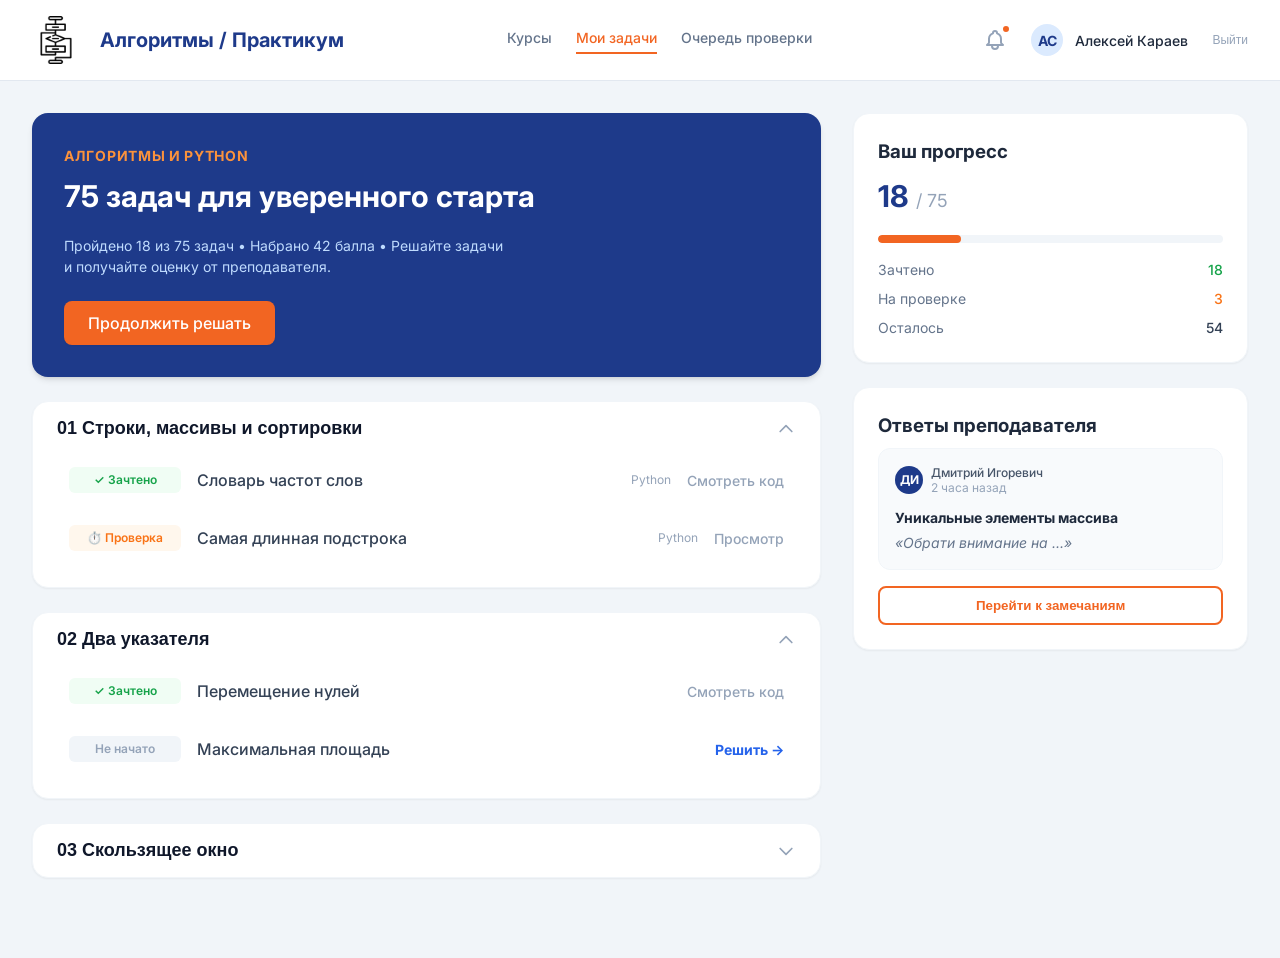
<file: frontend/html/index.html>
<!DOCTYPE html>
<html lang="ru">
<head>
    <meta charset="UTF-8">
    <meta name="viewport" content="width=device-width, initial-scale=1.0">
    <title>УрФУ / Практикум</title>
    <link rel="preconnect" href="https://fonts.googleapis.com">
    <link rel="preconnect" href="https://fonts.gstatic.com" crossorigin>
    <link href="https://fonts.googleapis.com/css2?family=Inter:wght@400;500;600;700&display=swap" rel="stylesheet">
    <link rel="stylesheet" href="../css/common.css">
    <link rel="stylesheet" href="../css/index.css">
</head>
<body class="dashboard-page">

    <!-- ШАПКА -->
    <header class="topbar">
        <div class="topbar-brand">
            <img src="../static/img/869395.png" alt="Логотип УрФУ" class="topbar-logo">
            <div class="topbar-title">Алгоритмы / Практикум</div>
        </div>

        <nav class="topbar-nav">
            <a href="#" class="nav-link">Курсы</a>
            <a href="index.html" class="nav-link active">Мои задачи</a>
            <a href="#" class="nav-link">Очередь проверки</a>
        </nav>

        <div class="topbar-actions">
            <button class="icon-btn" aria-label="Уведомления">
                <svg fill="none" stroke="currentColor" viewBox="0 0 24 24">
                    <path stroke-linecap="round" stroke-linejoin="round" stroke-width="2" d="M15 17h5l-1.405-1.405A2.032 2.032 0 0118 14.158V11a6.002 6.002 0 00-4-5.659V5a2 2 0 10-4 0v.341C7.67 6.165 6 8.388 6 11v3.159c0 .538-.214 1.055-.595 1.436L4 17h5m6 0v1a3 3 0 11-6 0v-1m6 0H9"></path>
                </svg>
                <span class="notification-dot"></span>
            </button>

            <div class="user-profile">
                <div class="user-avatar">АС</div>
                <div class="user-name">Алексей Караев</div>
            </div>

            <button id="logout-btn" class="btn-logout">Выйти</button>
        </div>
    </header>

    <!-- ОСНОВНОЙ КОНТЕНТ -->
    <main class="dashboard-main">
        <!-- Левая колонка: Задачи -->
        <div class="dashboard-col-main">
            <!-- Баннер курса -->
            <section class="course-banner">
                <div class="course-tag">АЛГОРИТМЫ И PYTHON</div>
                <h1 class="course-title">75 задач для уверенного старта</h1>
                <p class="course-desc">
                    Пройдено 18 из 75 задач • Набрано 42 балла • Решайте задачи и получайте оценку от преподавателя.
                </p>
                <a href="task.html" class="btn-banner">Продолжить решать</a>
            </section>

            <!-- Раздел 01 -->
            <section class="card">
                <button class="accordion-btn" type="button">
                    <h2 class="accordion-title">01 Строки, массивы и сортировки</h2>
                    <svg class="icon-rotate rotate-180" fill="none" stroke="currentColor" viewBox="0 0 24 24">
                        <path stroke-linecap="round" stroke-linejoin="round" stroke-width="2" d="M19 9l-7 7-7-7"></path>
                    </svg>
                </button>
                <div id="problems-container" class="accordion-content">
                    <div class="task-row">
                        <div class="task-row-left">
                            <span class="status-badge status-accepted">✓ Зачтено</span>
                            <span class="task-row-title">Словарь частот слов</span>
                        </div>
                        <div class="task-row-actions">
                            <span class="task-difficulty">Python</span>
                            <a href="task.html" class="link-muted">Смотреть код</a>
                        </div>
                    </div>
                    <div class="task-row">
                        <div class="task-row-left">
                            <span class="status-badge status-pending">⏱️ Проверка</span>
                            <span class="task-row-title">Самая длинная подстрока</span>
                        </div>
                        <div class="task-row-actions">
                            <span class="task-difficulty">Python</span>
                            <a href="task.html" class="link-muted">Просмотр</a>
                        </div>
                    </div>
                </div>
            </section>

            <!-- Раздел 02 -->
            <section class="card">
                <button class="accordion-btn" type="button">
                    <h2 class="accordion-title">02 Два указателя</h2>
                    <svg class="icon-rotate rotate-180" fill="none" stroke="currentColor" viewBox="0 0 24 24">
                        <path stroke-linecap="round" stroke-linejoin="round" stroke-width="2" d="M19 9l-7 7-7-7"></path>
                    </svg>
                </button>
                <div class="accordion-content">
                    <div class="task-row">
                        <div class="task-row-left">
                            <span class="status-badge status-accepted">✓ Зачтено</span>
                            <span class="task-row-title">Перемещение нулей</span>
                        </div>
                        <div class="task-row-actions">
                            <a href="task.html" class="link-muted">Смотреть код</a>
                        </div>
                    </div>
                    <div class="task-row">
                        <div class="task-row-left">
                            <span class="status-badge status-default">Не начато</span>
                            <span class="task-row-title">Максимальная площадь</span>
                        </div>
                        <div class="task-row-actions">
                            <a href="task.html" class="link-solve">Решить →</a>
                        </div>
                    </div>
                </div>
            </section>

            <!-- Раздел 03 -->
            <section class="card">
                <button class="accordion-btn" type="button">
                    <h2 class="accordion-title">03 Скользящее окно</h2>
                    <svg class="icon-rotate" fill="none" stroke="currentColor" viewBox="0 0 24 24">
                        <path stroke-linecap="round" stroke-linejoin="round" stroke-width="2" d="M19 9l-7 7-7-7"></path>
                    </svg>
                </button>
                <div class="accordion-content hidden">
                    <div class="task-row">
                        <div class="task-row-left">
                            <span class="status-badge status-default">Не начато</span>
                            <span class="task-row-title">Максимальное среднее</span>
                        </div>
                        <div class="task-row-actions">
                            <a href="task.html" class="link-solve">Решить →</a>
                        </div>
                    </div>
                </div>
            </section>
        </div>

        <!-- Правая колонка: Виджеты -->
        <aside class="dashboard-col-side">
            <!-- Прогресс -->
            <section class="card card-padded">
                <h3 class="widget-title">Ваш прогресс</h3>
                <div class="progress-counter">18 <span class="progress-total">/ 75</span></div>
                <div class="progress-bar-track">
                    <div class="progress-bar-fill" style="width: 24%;"></div>
                </div>
                <div class="stats-list">
                    <div class="stat-item">
                        <span class="stat-label">Зачтено</span>
                        <span class="stat-val-ok">18</span>
                    </div>
                    <div class="stat-item">
                        <span class="stat-label">На проверке</span>
                        <span class="stat-val-warn">3</span>
                    </div>
                    <div class="stat-item">
                        <span class="stat-label">Осталось</span>
                        <span class="stat-val-neutral">54</span>
                    </div>
                </div>
            </section>

            <!-- Обратная связь -->
            <section class="card card-padded">
                <h3 class="widget-title">Ответы преподавателя</h3>
                <div class="feedback-box">
                    <div class="teacher-info">
                        <div class="teacher-avatar">ДИ</div>
                        <div class="teacher-meta">
                            Дмитрий Игоревич<br>
                            <span class="teacher-time">2 часа назад</span>
                        </div>
                    </div>
                    <p class="feedback-task">Уникальные элементы массива</p>
                    <p class="feedback-text">«Обрати внимание на ...»</p>
                </div>
                <button type="button" class="btn-outline-orange">Перейти к замечаниям</button>
            </section>
        </aside>
    </main>

    <script src="../js/index.js"></script>
</body>
</html>
</file>
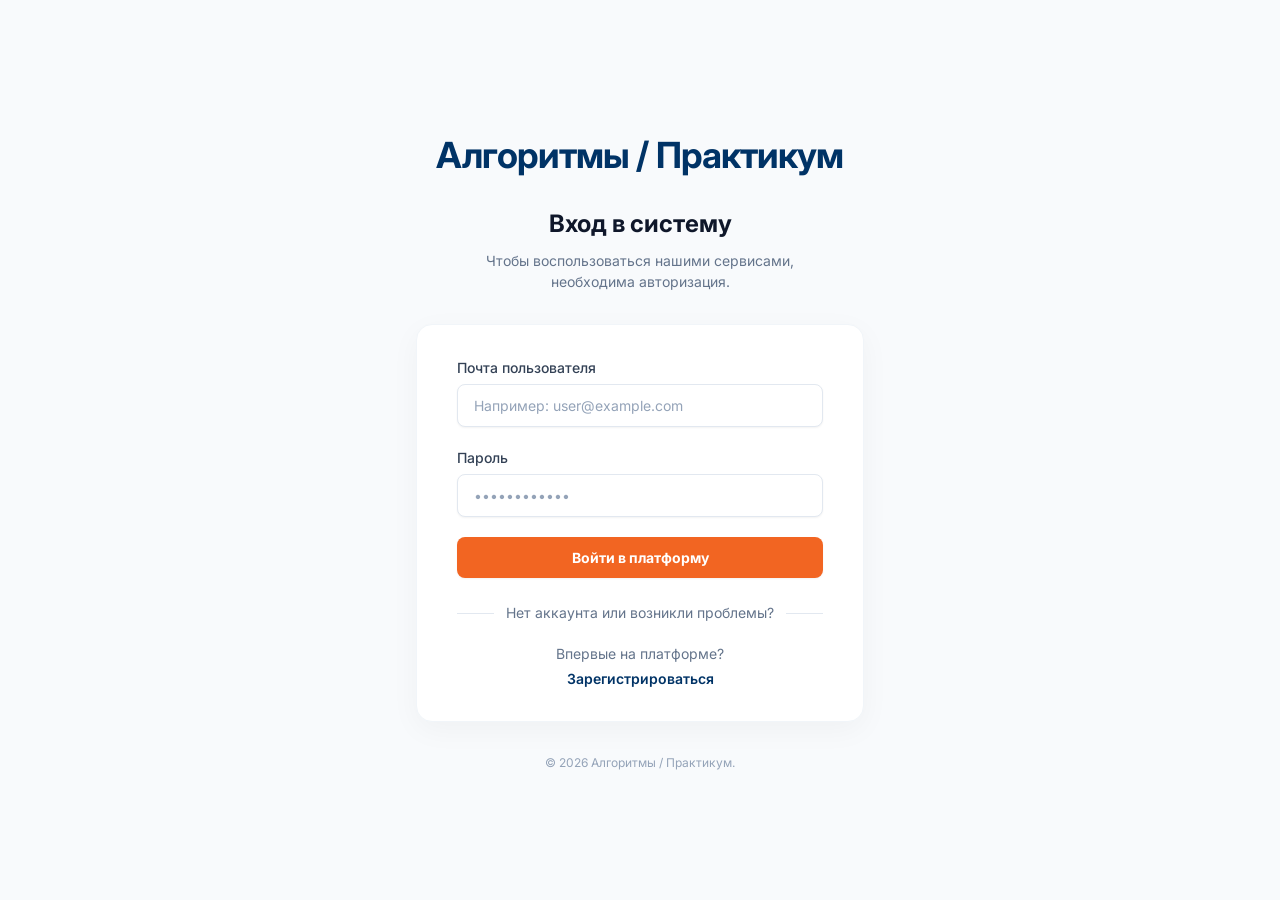
<file: frontend/html/login.html>
<!DOCTYPE html>
<html lang="ru">
<head>
    <meta charset="UTF-8">
    <meta name="viewport" content="width=device-width, initial-scale=1.0">
    <title>Вход в систему | УрФУ</title>
    <link rel="preconnect" href="https://fonts.googleapis.com">
    <link rel="preconnect" href="https://fonts.gstatic.com" crossorigin>
    <link href="https://fonts.googleapis.com/css2?family=Inter:wght@400;500;600;700&display=swap" rel="stylesheet">
    <link rel="stylesheet" href="../css/common.css">
    <link rel="stylesheet" href="../css/login.css">
</head>
<body class="auth-page">

    <div class="auth-wrapper">
        <header class="auth-header">
            <div class="auth-logo">Алгоритмы / Практикум</div>
            <h1 class="auth-title">Вход в систему</h1>
            <p class="auth-subtitle">
                Чтобы воспользоваться нашими сервисами, необходима авторизация.
            </p>
        </header>

        <main class="auth-card">
            <form id="login-form" class="auth-form">
                <div class="form-group">
                    <label for="email" class="form-label">Почта пользователя</label>
                    <input
                        id="email"
                        name="email"
                        type="email"
                        class="form-input"
                        required
                        placeholder="Например: user@example.com"
                    >
                </div>

                <div class="form-group">
                    <label for="password" class="form-label">Пароль</label>
                    <input
                        id="password"
                        name="password"
                        type="password"
                        class="form-input"
                        required
                        placeholder="••••••••••••"
                    >
                </div>

                <p id="error-msg" class="form-error hidden"></p>

                <button type="submit" class="btn-submit">Войти в платформу</button>
            </form>

            <div class="auth-divider-block">
                <div class="auth-divider">
                    <span>Нет аккаунта или возникли проблемы?</span>
                </div>

                <div class="auth-help">
                    <p>Впервые на платформе?</p>
                    <a href="reg.html" class="auth-link">Зарегистрироваться</a>
                </div>
            </div>
        </main>

        <footer class="page-footer">
            &copy; 2026 Алгоритмы / Практикум.
        </footer>
    </div>

    <script src="../js/login.js"></script>
</body>
</html>
</file>
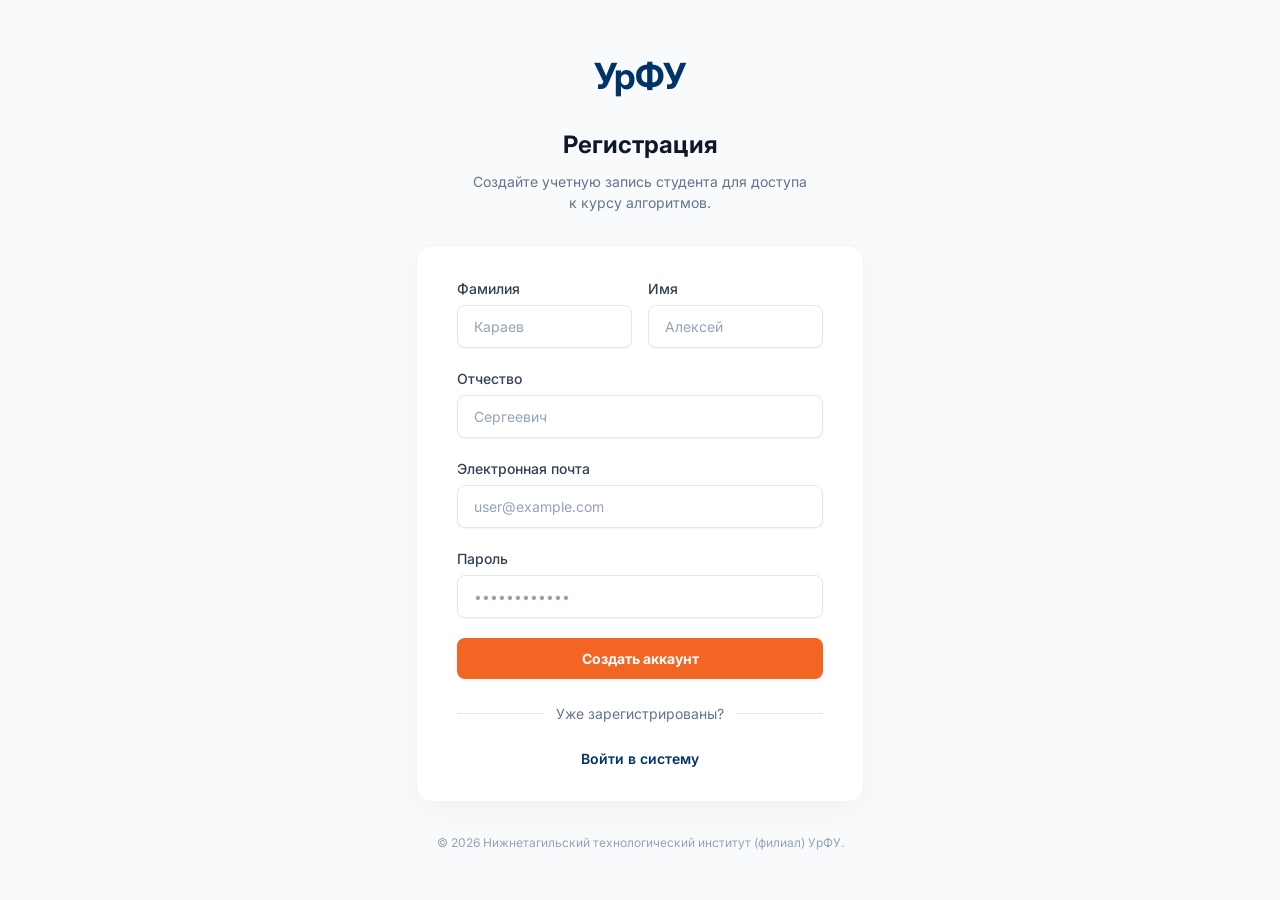
<file: frontend/html/reg.html>
<!DOCTYPE html>
<html lang="ru">
<head>
    <meta charset="UTF-8">
    <meta name="viewport" content="width=device-width, initial-scale=1.0">
    <title>Регистрация | УрФУ</title>
    <link rel="preconnect" href="https://fonts.googleapis.com">
    <link rel="preconnect" href="https://fonts.gstatic.com" crossorigin>
    <link href="https://fonts.googleapis.com/css2?family=Inter:wght@400;500;600;700&display=swap" rel="stylesheet">
    <link rel="stylesheet" href="../css/common.css">
    <link rel="stylesheet" href="../css/login.css">
</head>
<body class="auth-page">

    <div class="auth-wrapper">
        <header class="auth-header">
            <div class="auth-logo">УрФУ</div>
            <h1 class="auth-title">Регистрация</h1>
            <p class="auth-subtitle">
                Создайте учетную запись студента для доступа к курсу алгоритмов.
            </p>
        </header>

        <main class="auth-card">
            <form id="reg-form" class="auth-form">
                <div class="form-row">
                    <div class="form-group">
                        <label for="last-name" class="form-label">Фамилия</label>
                        <input id="last-name" name="last_name" type="text" class="form-input" required placeholder="Караев">
                    </div>

                    <div class="form-group">
                        <label for="first-name" class="form-label">Имя</label>
                        <input id="first-name" name="first_name" type="text" class="form-input" required placeholder="Алексей">
                    </div>
                </div>

                <div class="form-group">
                    <label for="middle-name" class="form-label">Отчество</label>
                    <input id="middle-name" name="middle_name" type="text" class="form-input" required placeholder="Сергеевич">
                </div>

                <div class="form-group">
                    <label for="email" class="form-label">Электронная почта</label>
                    <input id="email" name="email" type="email" class="form-input" required placeholder="user@example.com">
                </div>

                <div class="form-group">
                    <label for="password" class="form-label">Пароль</label>
                    <input id="password" name="password" type="password" class="form-input" required placeholder="••••••••••••">
                </div>

                <p id="error-msg" class="form-error hidden"></p>

                <button type="submit" class="btn-submit">Создать аккаунт</button>
            </form>

            <div class="auth-divider-block">
                <div class="auth-divider">
                    <span>Уже зарегистрированы?</span>
                </div>

                <div class="auth-help">
                    <a href="login.html" class="auth-link">Войти в систему</a>
                </div>
            </div>
        </main>

        <footer class="page-footer">
            &copy; 2026 Нижнетагильский технологический институт (филиал) УрФУ.
        </footer>
    </div>

    <script src="../js/reg.js"></script>
</body>
</html>
</file>
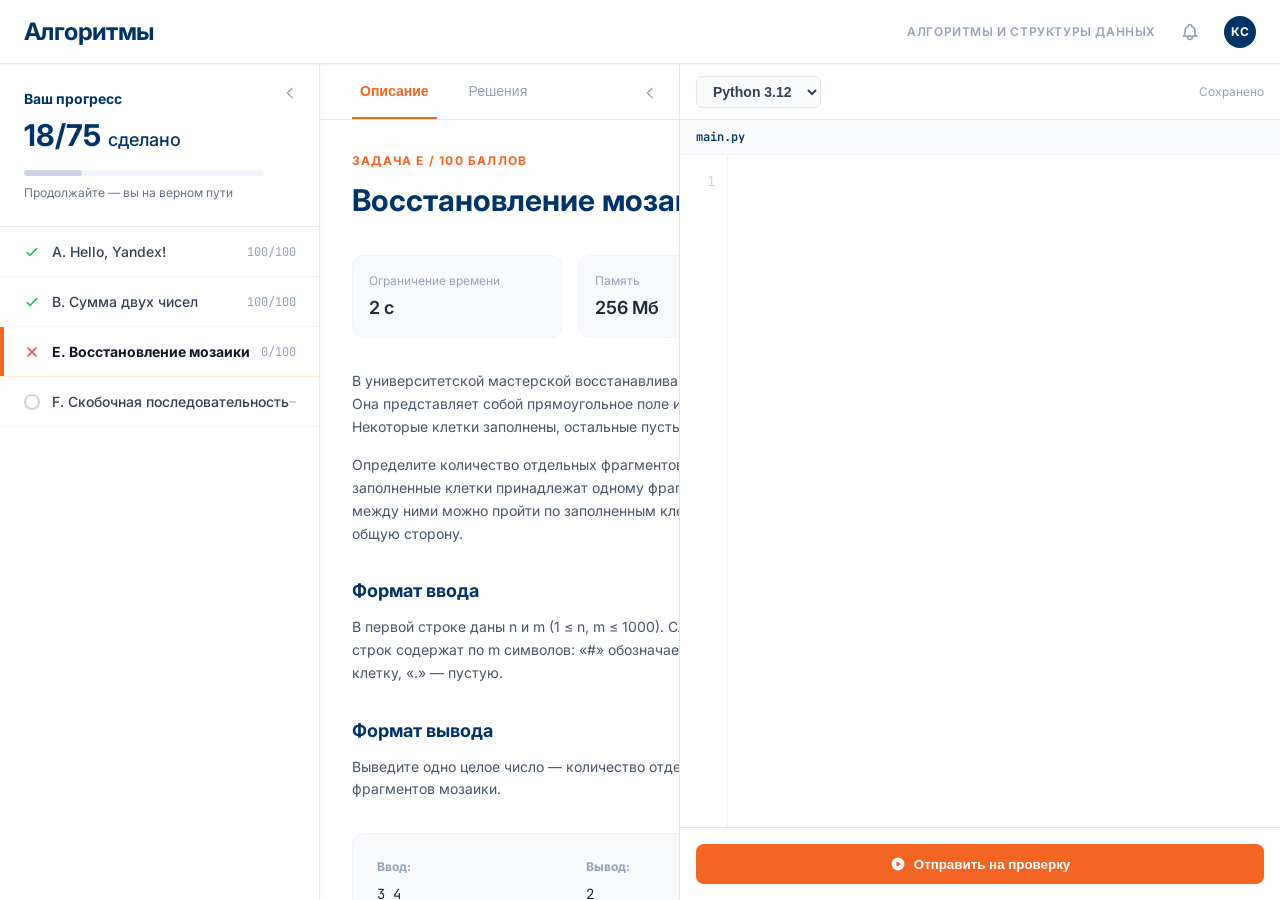
<file: frontend/html/task.html>
<!DOCTYPE html>
<html lang="ru">
<head>
    <meta charset="UTF-8">
    <meta name="viewport" content="width=device-width, initial-scale=1.0">
    <title>УрФУ / Алгоритмы</title>
    <link rel="preconnect" href="https://fonts.googleapis.com">
    <link rel="preconnect" href="https://fonts.gstatic.com" crossorigin>
    <link href="https://fonts.googleapis.com/css2?family=Inter:wght@400;500;600;700&display=swap" rel="stylesheet">
    <link href="https://fonts.googleapis.com/css2?family=JetBrains+Mono:wght@400;500&display=swap" rel="stylesheet">
    <link rel="stylesheet" href="../css/task.css">
</head>
<body class="ide-page">

<!-- ШАПКА -->
<header class="ide-header">
    <a href="index.html" class="ide-logo">Алгоритмы</a>

    <div class="ide-header-right">
        <span class="ide-course-name">Алгоритмы и структуры данных</span>
        <button class="ide-notify-btn" aria-label="Уведомления">
            <svg fill="none" stroke="currentColor" viewBox="0 0 24 24">
                <path stroke-linecap="round" stroke-linejoin="round" stroke-width="2" d="M15 17h5l-1.405-1.405A2.032 2.032 0 0118 14.158V11a6.002 6.002 0 00-4-5.659V5a2 2 0 10-4 0v.341C7.67 6.165 6 8.388 6 11v3.159c0 .538-.214 1.055-.595 1.436L4 17h5m6 0v1a3 3 0 11-6 0v-1m6 0H9"></path>
            </svg>
        </button>
        <div class="ide-avatar">КС</div>
    </div>
</header>

<!-- РАБОЧАЯ ОБЛАСТЬ -->
<main class="ide-workspace">

    <!-- КОЛОНКА 1: Список задач -->
    <aside id="left-panel" class="panel-left">
        <button id="toggle-left" class="panel-toggle-btn" title="Скрыть панель задач">
            <svg fill="none" stroke="currentColor" viewBox="0 0 24 24">
                <path stroke-linecap="round" stroke-linejoin="round" stroke-width="2" d="M15 19l-7-7 7-7"></path>
            </svg>
        </button>

        <div class="panel-left-inner">
            <div class="progress-header">
                <h3 class="progress-header-title">Ваш прогресс</h3>
                <div class="progress-header-count">18/75 <span>сделано</span></div>
                <div class="mini-progress-track">
                    <div class="mini-progress-fill" style="width: 24%;"></div>
                </div>
                <p class="progress-header-hint">Продолжайте — вы на верном пути</p>
            </div>

            <div class="problems-scroll custom-scrollbar">
                <div id="problems-list" class="problems-list">
                    <button class="problem-item">
                        <div class="problem-item-left">
                            <svg class="problem-status-icon status-icon-ok" fill="none" stroke="currentColor" viewBox="0 0 24 24">
                                <path stroke-linecap="round" stroke-linejoin="round" stroke-width="2.5" d="M5 13l4 4L19 7"></path>
                            </svg>
                            <span class="problem-item-name">A. Hello, Yandex!</span>
                        </div>
                        <span class="problem-item-diff">100/100</span>
                    </button>

                    <button class="problem-item">
                        <div class="problem-item-left">
                            <svg class="problem-status-icon status-icon-ok" fill="none" stroke="currentColor" viewBox="0 0 24 24">
                                <path stroke-linecap="round" stroke-linejoin="round" stroke-width="2.5" d="M5 13l4 4L19 7"></path>
                            </svg>
                            <span class="problem-item-name">B. Сумма двух чисел</span>
                        </div>
                        <span class="problem-item-diff">100/100</span>
                    </button>

                    <button class="problem-item active">
                        <div class="problem-item-left">
                            <svg class="problem-status-icon status-icon-err" fill="none" stroke="currentColor" viewBox="0 0 24 24">
                                <path stroke-linecap="round" stroke-linejoin="round" stroke-width="2.5" d="M6 18L18 6M6 6l12 12"></path>
                            </svg>
                            <span class="problem-item-name">E. Восстановление мозаики</span>
                        </div>
                        <span class="problem-item-diff">0/100</span>
                    </button>

                    <button class="problem-item">
                        <div class="problem-item-left">
                            <div class="problem-circle"></div>
                            <span class="problem-item-name">F. Скобочная последовательность</span>
                        </div>
                        <span class="problem-item-diff">—</span>
                    </button>
                </div>
            </div>
        </div>
    </aside>

    <!-- КОЛОНКА 2: Описание задачи -->
    <section id="middle-panel" class="panel-middle">
        <button id="toggle-middle" class="panel-toggle-btn" title="Скрыть описание">
            <svg fill="none" stroke="currentColor" viewBox="0 0 24 24">
                <path stroke-linecap="round" stroke-linejoin="round" stroke-width="2" d="M15 19l-7-7 7-7"></path>
            </svg>
        </button>

        <div class="panel-middle-inner">
            <div class="tabs-bar">
                <button class="tab-btn active">Описание</button>
                <button class="tab-btn">Решения</button>
            </div>

            <div class="problem-body custom-scrollbar">
                <div id="problem-badge" class="problem-badge">ЗАДАЧА E / 100 БАЛЛОВ</div>
                <h1 id="problem-title" class="problem-title">Восстановление мозаики</h1>

                <div class="limits-grid">
                    <div class="limit-card">
                        <div class="limit-label">Ограничение времени</div>
                        <div class="limit-value">2 с</div>
                    </div>
                    <div class="limit-card">
                        <div class="limit-label">Память</div>
                        <div class="limit-value">256 Мб</div>
                    </div>
                </div>

                <div id="problem-description" class="problem-description">
                    <p>В университетской мастерской восстанавливают мозаику. Она представляет собой прямоугольное поле из n × m клеток. Некоторые клетки заполнены, остальные пусты.</p>
                    <p>Определите количество отдельных фрагментов мозаики. Две заполненные клетки принадлежат одному фрагменту, если между ними можно пройти по заполненным клеткам через общую сторону.</p>
                </div>

                <h3 class="section-heading">Формат ввода</h3>
                <p class="section-text">
                    В первой строке даны n и m (1 ≤ n, m ≤ 1000). Следующие n строк содержат по m символов: «#» обозначает заполненную клетку, «.» — пустую.
                </p>

                <h3 class="section-heading">Формат вывода</h3>
                <p class="section-text">
                    Выведите одно целое число — количество отдельных фрагментов мозаики.
                </p>

                <div class="example-box">
                    <div>
                        <div class="example-label">Ввод:</div>
                        <div class="example-code">3 4</div>
                    </div>
                    <div>
                        <div class="example-label">Вывод:</div>
                        <div class="example-code">2</div>
                    </div>
                </div>
            </div>
        </div>
    </section>

    <!-- КОЛОНКА 3: Редактор кода -->
    <section id="right-panel" class="panel-right">
        <div class="editor-toolbar">
            <select class="lang-select">
                <option>Python 3.12</option>
                <option>C++ 20</option>
            </select>
            <div id="save-status" class="save-status">Сохранено</div>
        </div>

        <div class="editor-filename">main.py</div>

        <div class="editor-container custom-scrollbar">
            <div id="line-numbers" class="line-numbers"></div>
            <div id="code-editor" class="code-area" contenteditable="true" spellcheck="false"></div>
        </div>

        <div class="editor-footer">
            <button id="submit-btn" class="btn-run">
                <svg fill="currentColor" viewBox="0 0 20 20">
                    <path fill-rule="evenodd" d="M10 18a8 8 0 100-16 8 8 0 000 16zM9.555 7.168A1 1 0 008 8v4a1 1 0 001.555.832l3-2a1 1 0 000-1.664l-3-2z" clip-rule="evenodd"></path>
                </svg>
                Отправить на проверку
            </button>
        </div>
    </section>

</main>

<script src="../js/task.js"></script>
</body>
</html>
</file>
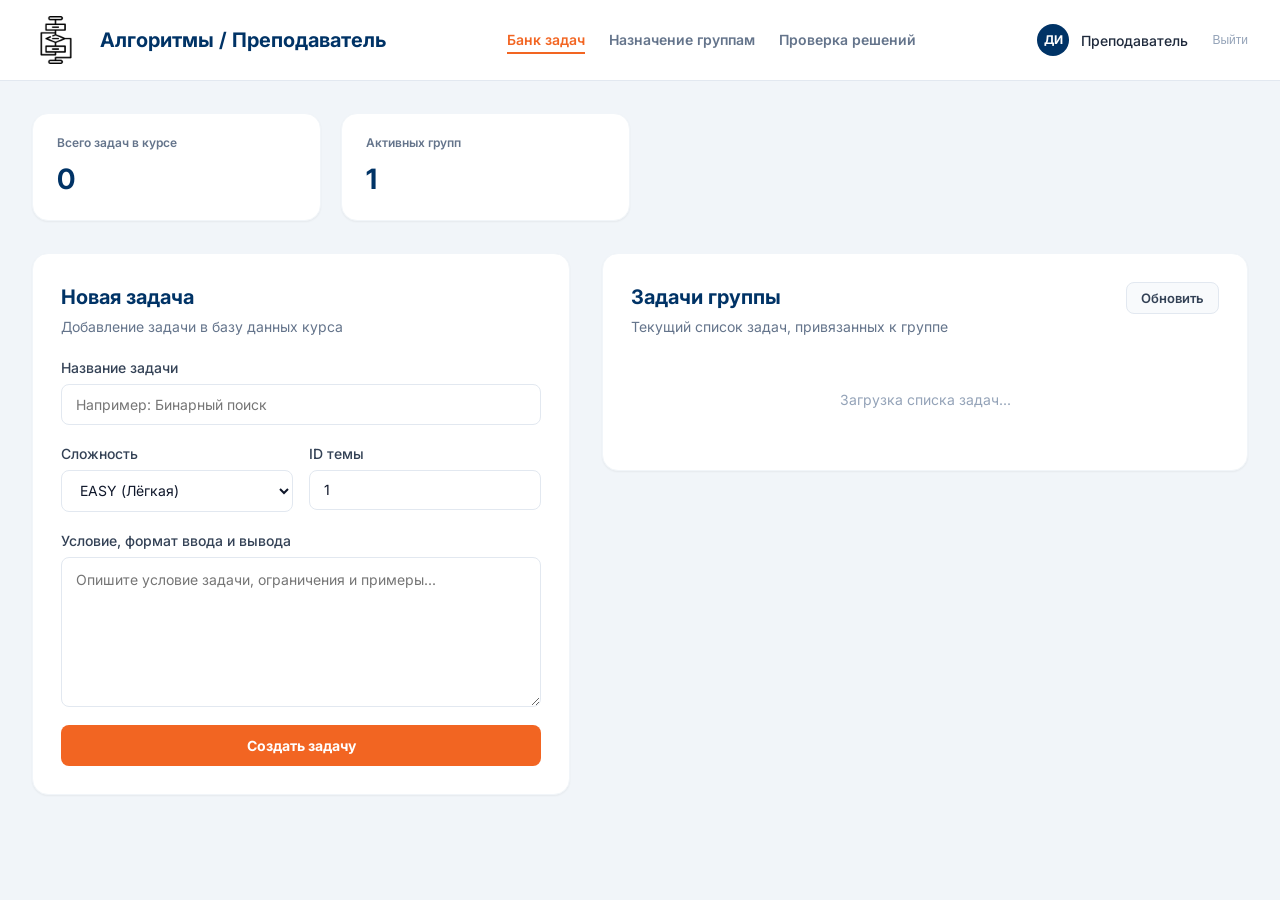
<file: frontend/html/teacher.html>
<!DOCTYPE html>
<html lang="ru">
<head>
    <meta charset="UTF-8">
    <meta name="viewport" content="width=device-width, initial-scale=1.0">
    <title>Алгоритмы / Кабинет преподавателя</title>
    <link rel="preconnect" href="https://fonts.googleapis.com">
    <link rel="preconnect" href="https://fonts.gstatic.com" crossorigin>
    <link href="https://fonts.googleapis.com/css2?family=Inter:wght@400;500;600;700&display=swap" rel="stylesheet">
    <link href="https://fonts.googleapis.com/css2?family=JetBrains+Mono:wght@400;500&display=swap" rel="stylesheet">
    <link rel="stylesheet" href="../css/common.css">
    <link rel="stylesheet" href="../css/teacher.css">
</head>
<body class="teacher-page">

    <!-- ШАПКА -->
    <header class="topbar">
        <div class="topbar-brand">
            <img src="../static/img/869395.png" alt="Логотип УрФУ" class="topbar-logo">
            <div class="topbar-title">Алгоритмы / Преподаватель</div>
        </div>

        <nav class="topbar-nav">
            <button type="button" class="nav-tab active" data-tab="problems">Банк задач</button>
            <button type="button" class="nav-tab" data-tab="assign">Назначение группам</button>
            <button type="button" class="nav-tab" data-tab="reviews">Проверка решений</button>
        </nav>

        <div class="topbar-actions">
            <div class="user-profile">
                <div class="user-avatar">ДИ</div>
                <div class="user-name" id="teacher-name">Преподаватель</div>
            </div>
            <button id="logout-btn" class="btn-logout">Выйти</button>
        </div>
    </header>

    <!-- ОСНОВНОЙ КОНТЕНТ -->
    <main class="teacher-main">

        <!-- ВЕРХНЯЯ ПАНЕЛЬ СТАТИСТИКИ -->
        <section class="stats-grid">
            <div class="stat-card">
                <div class="stat-card-label">Всего задач в курсе</div>
                <div class="stat-card-value" id="stat-problems">0</div>
            </div>
            <div class="stat-card">
                <div class="stat-card-label">Активных групп</div>
                <div class="stat-card-value" id="stat-groups">1</div>
            </div>
        </section>

        <!-- ВКЛАДКА 1: БАНК ЗАДАЧ + СОЗДАНИЕ ЗАДАЧИ -->
        <section id="tab-problems" class="tab-panel active">
            <div class="two-col-grid">
                <!-- Форма создания задачи (POST /problems/create) -->
                <div class="card card-padded">
                    <h2 class="card-title">Новая задача</h2>
                    <p class="card-subtitle">Добавление задачи в базу данных курса</p>

                    <form id="create-problem-form" class="teacher-form">
                        <div class="form-group">
                            <label for="problem-title" class="form-label">Название задачи</label>
                            <input id="problem-title" type="text" class="form-input" required placeholder="Например: Бинарный поиск">
                        </div>

                        <div class="form-row">
                            <div class="form-group">
                                <label for="problem-difficulty" class="form-label">Сложность</label>
                                <select id="problem-difficulty" class="form-input">
                                    <option value="EASY">EASY (Лёгкая)</option>
                                    <option value="MEDIUM">MEDIUM (Средняя)</option>
                                    <option value="HARD">HARD (Сложная)</option>
                                </select>
                            </div>

                            <div class="form-group">
                                <label for="problem-topic-id" class="form-label">ID темы </label>
                                <input id="problem-topic-id" type="number" class="form-input" value="1" min="1" required>
                            </div>
                        </div>

                        <div class="form-group">
                            <label for="problem-description" class="form-label">Условие, формат ввода и вывода</label>
                            <textarea id="problem-description" class="form-textarea" rows="6" required placeholder="Опишите условие задачи, ограничения и примеры..."></textarea>
                        </div>

                        <div id="create-problem-msg" class="form-msg hidden"></div>

                        <button type="submit" class="btn-primary">Создать задачу</button>
                    </form>
                </div>

                <!-- Список существующих задач (GET /problems) -->
                <div class="card card-padded">
                    <div class="card-header-row">
                        <div>
                            <h2 class="card-title">Задачи группы</h2>
                            <p class="card-subtitle">Текущий список задач, привязанных к группе</p>
                        </div>
                        <button type="button" id="refresh-problems-btn" class="btn-secondary">Обновить</button>
                    </div>

                    <div id="teacher-problems-list" class="items-list">
                        <div class="empty-state">Загрузка списка задач...</div>
                    </div>
                </div>
            </div>
        </section>

        <!-- ВКЛАДКА 2: НАЗНАЧЕНИЕ ЗАДАЧИ ГРУППЕ (POST /problems/link) -->
        <section id="tab-assign" class="tab-panel hidden">
            <div class="single-col-wrap">
                <div class="card card-padded">
                    <h2 class="card-title">Назначить задачу учебной группе</h2>
                    <p class="card-subtitle">Привязка задачи по ID к группе студентов и установка дедлайна</p>

                    <form id="link-problem-form" class="teacher-form">
                        <div class="form-row">
                            <div class="form-group">
                                <label for="link-group-id" class="form-label">ID группы (group_id)</label>
                                <input id="link-group-id" type="number" class="form-input" value="1" min="1" required>
                            </div>

                            <div class="form-group">
                                <label for="link-problem-id" class="form-label">ID задачи (problem_id)</label>
                                <input id="link-problem-id" type="number" class="form-input" value="1" min="1" required>
                            </div>
                        </div>

                        <div class="form-group">
                            <label for="link-deadline" class="form-label">Дедлайн сдачи (необязательно)</label>
                            <input id="link-deadline" type="datetime-local" class="form-input">
                        </div>

                        <div id="link-problem-msg" class="form-msg hidden"></div>

                        <button type="submit" class="btn-primary">Назначить задачу группе</button>
                    </form>
                </div>
            </div>
        </section>

        <!-- ВКЛАДКА 3: ПРОВЕРКА РЕШЕНИЙ И РЕВЬЮ -->
        <section id="tab-reviews" class="tab-panel hidden">
            <div class="two-col-grid">
                <!-- Список посылок -->
                <div class="card card-padded">
                    <div class="card-header-row">
                        <div>
                            <h2 class="card-title">Посылки студентов</h2>
                            <p class="card-subtitle">Выберите решение для просмотра кода и комментария</p>
                        </div>
                        <div class="lookup-box">
                            <input id="lookup-sub-id" type="number" class="form-input input-sm" placeholder="ID посылки" min="1">
                            <button type="button" id="lookup-sub-btn" class="btn-secondary">Найти</button>
                        </div>
                    </div>

                    <div id="submissions-list" class="items-list">
                        <div class="empty-state">Загрузка посылок...</div>
                    </div>
                </div>

                <!-- Окно ревью выбранной посылки -->
                <div class="card card-padded">
                    <h2 class="card-title" id="review-sub-title">Просмотр решения</h2>
                    <p class="card-subtitle" id="review-sub-meta">Выберите посылку слева или найдите по ID</p>

                    <div class="code-preview-box">
                        <div class="code-preview-header">
                            <span>main.py</span>
                            <span id="review-sub-status" class="badge badge-neutral">—</span>
                        </div>
                        <pre id="review-code-view" class="code-preview-content"># Код студента появится здесь...</pre>
                    </div>

                    <form id="review-form" class="teacher-form">
                        <div class="form-group">
                            <label for="review-comment" class="form-label">Комментарий преподавателя (ревью)</label>
                            <textarea id="review-comment" class="form-textarea" rows="3" placeholder="Напишите замечания по алгоритмической сложности или стилю кода..."></textarea>
                        </div>

                        <div id="review-msg" class="form-msg hidden"></div>

                        <div class="btn-group-row">
                            <button type="button" id="btn-accept-review" class="btn-accept">✓ Зачесть решение</button>
                            <button type="button" id="btn-reject-review" class="btn-reject">✕ На доработку</button>
                        </div>
                    </form>
                </div>
            </div>
        </section>

    </main>

    <script src="../js/teacher.js"></script>
</body>
</html>
</file>
<file: frontend/css/common.css>
/* Общие переменные и сброс стилей */
:root {
--urfu-blue: #003366;
--urfu-blue-dark: #1e3a8a;
--urfu-blue-light: #dbeafe;
--urfu-orange: #F26522;
--urfu-orange-hover: #ea580c;
--urfu-orange-active: #c2410c;
--urfu-orange-soft: #fff7ed;
--bg-page: #f8fafc;
--bg-dashboard: #f1f5f9;
--bg-card: #ffffff;
--text-main: #0f172a;
--text-secondary: #334155;
--text-muted: #64748b;
--text-light: #94a3b8;
--border-color: #e2e8f0;
--border-soft: #f1f5f9;
--status-ok-bg: #f0fdf4;
--status-ok-text: #16a34a;
--status-warn-bg: #fff7ed;
--status-warn-text: #f97316;
--status-err-bg: #fef2f2;
--status-err-text: #dc2626;
--shadow-sm: 0 1px 2px 0 rgba(0, 0, 0, 0.05);
--shadow-md: 0 4px 6px -1px rgba(0, 0, 0, 0.1), 0 2px 4px -2px rgba(0, 0, 0, 0.1);
--shadow-card: 0 8px 30px rgba(0, 0, 0, 0.04);
}

* {
    box-sizing: border-box;
    margin: 0;
    padding: 0;
}

body {
font-family: 'Inter', -apple-system, BlinkMacSystemFont, sans-serif;
color: var(--text-main);
line-height: 1.5;
-webkit-font-smoothing: antialiased;
}

.hidden {
display: none !important;
}

/* Кастомный скроллбар */
.custom-scrollbar::-webkit-scrollbar {
width: 6px;
height: 6px;
}
.custom-scrollbar::-webkit-scrollbar-track {
background: transparent;
}
.custom-scrollbar::-webkit-scrollbar-thumb {
background-color: #cbd5e1;
border-radius: 20px;
}
.custom-scrollbar::-webkit-scrollbar-thumb:hover {
background-color: #94a3b8;
}
</file>
<file: frontend/css/index.css>
/* Стили для главной страницы студента (index.html) */
body.dashboard-page {
background-color: var(--bg-dashboard);
color: #1e293b;
padding-bottom: 3rem;
}

/* Шапка */
.topbar {
background-color: var(--bg-card);
border-bottom: 1px solid var(--border-color);
padding: 1rem 2rem;
display: flex;
justify-content: space-between;
align-items: center;
}

.topbar-brand {
display: flex;
align-items: center;
gap: 1.25rem;
}

.topbar-logo {
height: 3rem;
width: auto;
}

.topbar-title {
font-weight: 700;
font-size: 1.25rem;
color: var(--urfu-blue-dark);
}

.topbar-nav {
display: flex;
gap: 1.5rem;
font-size: 0.875rem;
font-weight: 500;
}

.nav-link {
color: var(--text-muted);
text-decoration: none;
padding-bottom: 0.25rem;
transition: color 0.2s;
}

.nav-link:hover {
color: var(--urfu-blue-dark);
}

.nav-link.active {
color: var(--urfu-orange);
border-bottom: 2px solid var(--urfu-orange);
}

.topbar-actions {
display: flex;
align-items: center;
gap: 1rem;
}

.icon-btn {
position: relative;
background: none;
border: none;
padding: 0.5rem;
color: var(--text-light);
cursor: pointer;
transition: color 0.2s;
}

.icon-btn:hover {
color: #475569;
}

.icon-btn svg {
width: 1.5rem;
height: 1.5rem;
display: block;
}

.notification-dot {
position: absolute;
top: 0.25rem;
right: 0.25rem;
width: 0.625rem;
height: 0.625rem;
background-color: var(--urfu-orange);
border-radius: 50%;
border: 2px solid #ffffff;
}

.user-profile {
display: flex;
align-items: center;
gap: 0.75rem;
cursor: pointer;
transition: opacity 0.2s;
}

.user-profile:hover {
opacity: 0.8;
}

.user-avatar {
width: 2rem;
height: 2rem;
border-radius: 50%;
background-color: var(--urfu-blue-light);
color: var(--urfu-blue-dark);
display: flex;
align-items: center;
justify-content: center;
font-weight: 700;
font-size: 0.875rem;
}

.user-name {
font-size: 0.875rem;
font-weight: 500;
}

.btn-logout {
background: none;
border: none;
font-size: 0.75rem;
color: var(--text-light);
cursor: pointer;
margin-left: 0.5rem;
transition: color 0.2s;
}

.btn-logout:hover {
color: var(--status-err-text);
}

/* Основная сетка */
.dashboard-main {
max-width: 80rem;
margin: 0 auto;
padding: 2rem;
display: grid;
grid-template-columns: 2fr 1fr;
gap: 2rem;
}

.dashboard-col-main,
.dashboard-col-side {
display: flex;
flex-direction: column;
gap: 1.5rem;
}

/* Баннер курса */
.course-banner {
background-color: var(--urfu-blue-dark);
border-radius: 1rem;
padding: 2rem;
color: #ffffff;
box-shadow: var(--shadow-md);
}

.course-tag {
color: #fb923c;
font-size: 0.875rem;
font-weight: 700;
letter-spacing: 0.05em;
margin-bottom: 0.5rem;
}

.course-title {
font-size: 1.875rem;
font-weight: 700;
margin-bottom: 1rem;
}

.course-desc {
color: #bfdbfe;
font-size: 0.875rem;
margin-bottom: 1.5rem;
max-width: 28rem;
}

.btn-banner {
display: inline-block;
background-color: var(--urfu-orange);
color: #ffffff;
text-decoration: none;
font-weight: 500;
padding: 0.625rem 1.5rem;
border-radius: 0.5rem;
box-shadow: var(--shadow-sm);
transition: background-color 0.2s;
}

.btn-banner:hover {
background-color: var(--urfu-orange-hover);
}

/* Карточки и аккордеоны */
.card {
background-color: var(--bg-card);
border-radius: 1rem;
box-shadow: var(--shadow-sm);
border: 1px solid var(--border-soft);
overflow: hidden;
}

.card-padded {
padding: 1.5rem;
}

.accordion-btn {
width: 100%;
padding: 1rem 1.5rem;
background: none;
border: none;
display: flex;
justify-content: space-between;
align-items: center;
cursor: pointer;
text-align: left;
transition: background-color 0.2s;
}

.accordion-btn:hover {
background-color: var(--bg-page);
}

.accordion-title {
font-weight: 700;
font-size: 1.125rem;
color: var(--text-main);
}

.icon-rotate {
width: 1.25rem;
height: 1.25rem;
color: var(--text-light);
transition: transform 0.2s ease-in-out;
}

.rotate-180 {
transform: rotate(180deg);
}

.accordion-content {
padding: 0 1.5rem 1.5rem 1.5rem;
display: flex;
flex-direction: column;
gap: 0.5rem;
}

/* Строка задачи */
.task-row {
display: flex;
align-items: center;
justify-content: space-between;
padding: 0.75rem;
border-radius: 0.75rem;
transition: background-color 0.2s;
}

.task-row:hover {
background-color: var(--bg-page);
}

.task-row-left {
display: flex;
align-items: center;
gap: 1rem;
}

.status-badge {
width: 7rem;
text-align: center;
padding: 0.25rem 0.5rem;
border-radius: 0.375rem;
font-size: 0.75rem;
font-weight: 600;
}

.status-accepted {
color: var(--status-ok-text);
background-color: var(--status-ok-bg);
}

.status-pending {
color: var(--status-warn-text);
background-color: var(--status-warn-bg);
}

.status-default {
color: var(--text-light);
background-color: var(--bg-dashboard);
}

.task-row-title {
font-weight: 500;
color: var(--text-secondary);
}

.task-row-actions {
display: flex;
align-items: center;
gap: 1rem;
font-size: 0.875rem;
}

.task-difficulty {
font-size: 0.75rem;
color: var(--text-light);
}

.link-muted {
color: var(--text-light);
text-decoration: none;
font-weight: 500;
transition: color 0.2s;
}

.link-muted:hover {
color: #475569;
}

.link-solve {
color: #2563eb;
text-decoration: none;
font-weight: 700;
transition: color 0.2s;
}

.link-solve:hover {
color: #1e40af;
}

/* Виджеты правой колонки */
.widget-title {
font-weight: 700;
color: #1e293b;
margin-bottom: 0.5rem;
}

.progress-counter {
font-size: 1.875rem;
font-weight: 700;
color: var(--urfu-blue-dark);
margin-bottom: 1rem;
}

.progress-total {
font-size: 1.125rem;
color: var(--text-light);
font-weight: 400;
}

.progress-bar-track {
width: 100%;
background-color: var(--bg-dashboard);
border-radius: 9999px;
height: 0.5rem;
margin-bottom: 1rem;
overflow: hidden;
}

.progress-bar-fill {
background-color: var(--urfu-orange);
height: 100%;
border-radius: 9999px;
}

.stats-list {
display: flex;
flex-direction: column;
gap: 0.5rem;
font-size: 0.875rem;
}

.stat-item {
display: flex;
justify-content: space-between;
align-items: center;
}

.stat-label {
color: var(--text-muted);
}

.stat-val-ok {
font-weight: 500;
color: var(--status-ok-text);
}

.stat-val-warn {
font-weight: 500;
color: var(--status-warn-text);
}

.stat-val-neutral {
font-weight: 500;
color: var(--text-secondary);
}

.feedback-box {
background-color: var(--bg-page);
padding: 1rem;
border-radius: 0.75rem;
margin-bottom: 1rem;
border: 1px solid var(--border-soft);
}

.teacher-info {
display: flex;
align-items: center;
gap: 0.5rem;
margin-bottom: 0.75rem;
}

.teacher-avatar {
width: 1.75rem;
height: 1.75rem;
border-radius: 50%;
background-color: var(--urfu-blue-dark);
color: #ffffff;
display: flex;
align-items: center;
justify-content: center;
font-size: 0.75rem;
font-weight: 700;
}

.teacher-meta {
font-size: 0.75rem;
font-weight: 500;
color: #475569;
line-height: 1.25;
}

.teacher-time {
color: var(--text-light);
font-weight: 400;
}

.feedback-task {
font-size: 0.875rem;
font-weight: 700;
margin-bottom: 0.25rem;
color: #1e293b;
}

.feedback-text {
font-size: 0.875rem;
color: var(--text-muted);
font-style: italic;
}

.btn-outline-orange {
width: 100%;
border: 2px solid var(--urfu-orange);
background-color: transparent;
color: var(--urfu-orange);
font-weight: 700;
padding: 0.625rem;
border-radius: 0.5rem;
cursor: pointer;
transition: all 0.2s;
}

.btn-outline-orange:hover {
background-color: var(--urfu-orange);
color: #ffffff;
}

@media (max-width: 1024px) {
.dashboard-main {
grid-template-columns: 1fr;
}
}

@media (max-width: 768px) {
.topbar-nav {
display: none;
}
}
</file>
<file: frontend/css/login.css>
/* Стили для страниц авторизации и регистрации (login.html, reg.html) */
body.auth-page {
background-color: var(--bg-page);
display: flex;
flex-direction: column;
justify-content: center;
min-height: 100vh;
padding: 3rem 1rem;
}

.auth-wrapper {
width: 100%;
max-width: 448px;
margin: 0 auto;
}

.auth-header {
text-align: center;
margin-bottom: 2rem;
}

.auth-logo {
font-size: 2.25rem;
font-weight: 700;
color: var(--urfu-blue);
letter-spacing: -0.025em;
margin-bottom: 1.5rem;
}

.auth-title {
font-size: 1.5rem;
font-weight: 700;
color: var(--text-main);
margin-bottom: 0.5rem;
}

.auth-subtitle {
font-size: 0.875rem;
color: var(--text-muted);
max-width: 340px;
margin: 0 auto;
}

.auth-card {
background-color: var(--bg-card);
padding: 2rem 2.5rem;
border-radius: 1rem;
box-shadow: var(--shadow-card);
border: 1px solid var(--border-soft);
}

.auth-form {
display: flex;
flex-direction: column;
gap: 1.25rem;
}

.form-row {
display: grid;
grid-template-columns: 1fr 1fr;
gap: 1rem;
}

.form-group {
display: flex;
flex-direction: column;
}

.form-label {
font-size: 0.875rem;
font-weight: 500;
color: var(--text-secondary);
margin-bottom: 0.375rem;
}

.form-input {
width: 100%;
padding: 0.75rem 1rem;
border: 1px solid var(--border-color);
border-radius: 0.5rem;
font-size: 0.875rem;
font-family: inherit;
color: var(--text-main);
background-color: var(--bg-card);
box-shadow: var(--shadow-sm);
outline: none;
transition: border-color 0.2s, box-shadow 0.2s;
}

.form-input::placeholder {
color: var(--text-light);
}

.form-input:focus {
border-color: transparent;
box-shadow: 0 0 0 2px var(--urfu-orange);
}

.form-error {
font-size: 0.875rem;
color: var(--status-err-text);
text-align: center;
background-color: var(--status-err-bg);
padding: 0.5rem;
border-radius: 0.5rem;
}

.btn-submit {
width: 100%;
display: flex;
justify-content: center;
align-items: center;
padding: 0.75rem 1rem;
border: none;
border-radius: 0.5rem;
background-color: var(--urfu-orange);
color: #ffffff;
font-size: 0.875rem;
font-weight: 700;
font-family: inherit;
cursor: pointer;
box-shadow: var(--shadow-sm);
transition: background-color 0.2s;
}

.btn-submit:hover {
background-color: var(--urfu-orange-hover);
}

.btn-submit:focus {
outline: none;
box-shadow: 0 0 0 2px #ffffff, 0 0 0 4px var(--urfu-orange);
}

.auth-divider-block {
margin-top: 1.5rem;
}

.auth-divider {
position: relative;
display: flex;
justify-content: center;
align-items: center;
margin-bottom: 1.25rem;
}

.auth-divider::before {
content: "";
position: absolute;
left: 0;
right: 0;
top: 50%;
height: 1px;
background-color: var(--border-color);
}

.auth-divider span {
position: relative;
background-color: var(--bg-card);
padding: 0 0.75rem;
font-size: 0.875rem;
color: var(--text-muted);
}

.auth-help {
text-align: center;
font-size: 0.875rem;
color: var(--text-muted);
}

.auth-link {
display: inline-block;
margin-top: 0.25rem;
font-weight: 600;
color: var(--urfu-blue);
text-decoration: none;
transition: color 0.2s;
}

.auth-link:hover {
color: var(--urfu-orange);
}

.page-footer {
margin-top: 2rem;
text-align: center;
font-size: 0.75rem;
color: var(--text-light);
}

@media (max-width: 480px) {
.auth-card {
padding: 1.5rem;
}
.form-row {
grid-template-columns: 1fr;
}
}
</file>
<file: frontend/css/task.css>
/* =========================================================
   ПОЛНЫЕ СТИЛИ ДЛЯ task.html (включая переменные и классы из task.js)
   ========================================================= */
:root {
    --urfu-blue: #003366;
    --urfu-orange: #F26522;
    --urfu-orange-hover: #ea580c;
    --urfu-orange-active: #c2410c;
    --urfu-orange-soft: rgba(255, 247, 237, 0.5);
    --bg-page: #f8fafc;
    --bg-dashboard: #f1f5f9;
    --text-main: #0f172a;
    --text-secondary: #334155;
    --text-muted: #64748b;
    --text-light: #94a3b8;
    --border-color: #e2e8f0;
    --border-soft: #f1f5f9;
    --shadow-sm: 0 1px 2px 0 rgba(0, 0, 0, 0.05);
}

* {
    box-sizing: border-box;
    margin: 0;
    padding: 0;
}

body.ide-page {
    font-family: 'Inter', -apple-system, BlinkMacSystemFont, sans-serif;
    height: 100vh;
    display: flex;
    flex-direction: column;
    color: #1e293b;
    background-color: #ffffff;
    overflow: hidden;
    line-height: 1.5;
    -webkit-font-smoothing: antialiased;
}

/* Скроллбар */
.custom-scrollbar::-webkit-scrollbar {
    width: 6px;
    height: 6px;
}
.custom-scrollbar::-webkit-scrollbar-track {
    background: transparent;
}
.custom-scrollbar::-webkit-scrollbar-thumb {
    background-color: #cbd5e1;
    border-radius: 20px;
}
.custom-scrollbar::-webkit-scrollbar-thumb:hover {
    background-color: #94a3b8;
}

/* Шапка IDE */
.ide-header {
    height: 4rem;
    border-bottom: 1px solid var(--border-color);
    display: flex;
    align-items: center;
    justify-content: space-between;
    padding: 0 1.5rem;
    flex-shrink: 0;
    background-color: #ffffff;
    z-index: 20;
    box-shadow: var(--shadow-sm);
}

.ide-logo {
    font-weight: 700;
    font-size: 1.5rem;
    color: var(--urfu-blue);
    letter-spacing: -0.025em;
    text-decoration: none;
}

.ide-header-right {
    display: flex;
    align-items: center;
    gap: 1.5rem;
}

.ide-course-name {
    font-size: 0.75rem;
    font-weight: 600;
    color: var(--text-light);
    letter-spacing: 0.05em;
    text-transform: uppercase;
}

.ide-notify-btn {
    background: none;
    border: none;
    color: var(--text-light);
    cursor: pointer;
    transition: color 0.2s;
}

.ide-notify-btn:hover {
    color: var(--urfu-blue);
}

.ide-notify-btn svg {
    width: 1.25rem;
    height: 1.25rem;
    display: block;
}

.ide-avatar {
    width: 2rem;
    height: 2rem;
    border-radius: 50%;
    background-color: var(--urfu-blue);
    color: #ffffff;
    display: flex;
    align-items: center;
    justify-content: center;
    font-size: 0.75rem;
    font-weight: 700;
    cursor: pointer;
    transition: opacity 0.2s;
}

.ide-avatar:hover {
    opacity: 0.9;
}

/* Рабочая область из 3 колонок */
.ide-workspace {
    flex: 1;
    display: flex;
    overflow: hidden;
    background-color: var(--bg-page);
}

/* Кнопка сворачивания панели */
.panel-toggle-btn {
    position: absolute;
    top: 0.875rem;
    right: 0.875rem;
    z-index: 20;
    padding: 0.375rem;
    background-color: #ffffff;
    border: 1px solid transparent;
    border-radius: 0.375rem;
    color: var(--text-light);
    cursor: pointer;
    transition: all 0.2s;
}

.panel-toggle-btn:hover {
    background-color: var(--bg-dashboard);
    color: var(--text-secondary);
    border-color: var(--border-color);
}

.panel-toggle-btn svg {
    width: 1rem;
    height: 1rem;
    display: block;
    transition: transform 0.3s;
}

.panel-toggle-btn.collapsed svg {
    transform: rotate(180deg);
}

/* КОЛОНКА 1: Левая панель (список задач) */
.panel-left {
    width: 320px;
    flex-shrink: 0;
    border-right: 1px solid var(--border-color);
    background-color: #ffffff;
    position: relative;
    overflow: hidden;
    box-shadow: 4px 0 12px rgba(0, 0, 0, 0.02);
    z-index: 10;
    transition: width 0.3s ease-in-out;
}

.panel-left.is-collapsed {
    width: 48px;
}

.panel-left-inner {
    width: 320px;
    height: 100%;
    display: flex;
    flex-direction: column;
    transition: opacity 0.3s;
}

.panel-left.is-collapsed .panel-left-inner {
    opacity: 0;
    pointer-events: none;
}

.progress-header {
    padding: 1.5rem;
    padding-right: 3.5rem;
    border-bottom: 1px solid var(--border-color);
}

.progress-header-title {
    font-size: 0.875rem;
    font-weight: 700;
    color: var(--urfu-blue);
    margin-bottom: 0.25rem;
}

.progress-header-count {
    font-size: 1.875rem;
    font-weight: 700;
    color: var(--urfu-blue);
    margin-bottom: 0.75rem;
}

.progress-header-count span {
    font-size: 1.125rem;
    font-weight: 500;
}

.mini-progress-track {
    width: 100%;
    background-color: var(--bg-dashboard);
    border-radius: 9999px;
    height: 0.375rem;
    margin-bottom: 0.5rem;
}

.mini-progress-fill {
    background-color: #cbd5e1;
    height: 0.375rem;
    border-radius: 9999px;
}

.progress-header-hint {
    font-size: 0.75rem;
    color: var(--text-muted);
}

.problems-scroll {
    flex: 1;
    overflow-y: auto;
}

.problems-list {
    display: flex;
    flex-direction: column;
}

/* Элемент задачи в левом списке (как на скриншоте) */
.problem-item {
    display: flex;
    align-items: center;
    justify-content: space-between;
    padding: 1rem 1.5rem;
    background-color: #ffffff;
    border: none;
    border-bottom: 1px solid var(--border-soft);
    text-align: left;
    width: 100%;
    cursor: pointer;
    position: relative;
    transition: background-color 0.2s;
    font-family: inherit;
}

.problem-item:hover {
    background-color: var(--bg-page);
}

.problem-item.active {
    background-color: var(--urfu-orange-soft);
    border-bottom-color: #ffedd5;
}

.problem-item.active::before {
    content: "";
    position: absolute;
    left: 0;
    top: 0;
    bottom: 0;
    width: 4px;
    background-color: var(--urfu-orange);
}

.problem-item-left {
    display: flex;
    align-items: center;
    gap: 0.75rem;
}

.problem-circle {
    width: 1rem;
    height: 1rem;
    border-radius: 50%;
    border: 2px solid #cbd5e1;
    flex-shrink: 0;
}

.problem-status-icon {
    width: 1rem;
    height: 1rem;
    flex-shrink: 0;
}

.status-icon-ok {
    color: #22c55e;
}

.status-icon-err {
    color: #ef4444;
}

.problem-item-name {
    font-size: 0.875rem;
    font-weight: 500;
    color: var(--text-secondary);
}

.problem-item.active .problem-item-name {
    font-weight: 700;
    color: var(--text-main);
}

.problem-item-diff {
    font-size: 0.75rem;
    font-family: 'JetBrains Mono', monospace;
    color: var(--text-light);
}

/* =========================================================
   УТИЛИТЫ ДЛЯ ДИНАМИЧЕСКИХ КНОПОК ИЗ task.js
   (сохраняют внешний вид строчки "1. Сортировка пузырьком EASY")
   ========================================================= */
.flex { display: flex; }
.items-center { align-items: center; }
.justify-between { justify-content: space-between; }
.gap-3 { gap: 0.75rem; }
.px-6 { padding-left: 1.5rem; padding-right: 1.5rem; }
.py-4 { padding-top: 1rem; padding-bottom: 1rem; }
.border-b { border-bottom-width: 1px; border-bottom-style: solid; }
.border-slate-100 { border-color: #f1f5f9; }
.transition { transition: background-color 0.2s, color 0.2s; }
.text-left { text-align: left; }
.w-full { width: 100%; }
.w-4 { width: 1rem; }
.h-4 { height: 1rem; }
.rounded-full { border-radius: 9999px; }
.border-2 { border-width: 2px; border-style: solid; }
.border-slate-300 { border-color: #cbd5e1; }
.flex-shrink-0 { flex-shrink: 0; }
.text-sm { font-size: 0.875rem; line-height: 1.25rem; }
.font-medium { font-weight: 500; }
.text-slate-700 { color: #334155; }
.text-xs { font-size: 0.75rem; line-height: 1rem; }
.font-mono { font-family: 'JetBrains Mono', monospace; }
.text-slate-400 { color: #94a3b8; }
.hover\:bg-slate-50:hover { background-color: #f8fafc; }

#problems-list > button {
    background-color: #ffffff;
    border-top: none;
    border-left: none;
    border-right: none;
    font-family: inherit;
    cursor: pointer;
}

/* КОЛОНКА 2: Центральная панель (условие задачи) */
.panel-middle {
    flex: 1;
    min-width: 0;
    border-right: 1px solid var(--border-color);
    background-color: #ffffff;
    position: relative;
    overflow: hidden;
    transition: all 0.3s ease-in-out;
}

.panel-middle.is-collapsed {
    flex: none;
    width: 48px;
}

.panel-middle-inner {
    min-width: 500px;
    height: 100%;
    display: flex;
    flex-direction: column;
    transition: opacity 0.3s;
}

.panel-middle.is-collapsed .panel-middle-inner {
    opacity: 0;
    pointer-events: none;
}

.tabs-bar {
    display: flex;
    align-items: center;
    padding: 0 2rem;
    padding-right: 3.5rem;
    border-bottom: 1px solid var(--border-color);
    height: 56px;
    flex-shrink: 0;
}

.tab-btn {
    height: 100%;
    padding: 0 0.5rem;
    background: none;
    border: none;
    border-bottom: 2px solid transparent;
    font-size: 0.875rem;
    font-weight: 500;
    color: var(--text-light);
    cursor: pointer;
    margin-right: 1.5rem;
    transition: color 0.2s;
}

.tab-btn:hover {
    color: #475569;
}

.tab-btn.active {
    font-weight: 700;
    color: var(--urfu-orange);
    border-bottom-color: var(--urfu-orange);
}

.problem-body {
    flex: 1;
    overflow-y: auto;
    padding: 2rem;
}

.problem-badge {
    font-size: 0.75rem;
    font-weight: 700;
    color: var(--urfu-orange);
    letter-spacing: 0.1em;
    text-transform: uppercase;
    margin-bottom: 0.5rem;
}

.problem-title {
    font-size: 1.875rem;
    font-weight: 700;
    color: var(--urfu-blue);
    margin-bottom: 2rem;
}

.limits-grid {
    display: grid;
    grid-template-columns: 1fr 1fr;
    gap: 1rem;
    margin-bottom: 2rem;
}

.limit-card {
    background-color: var(--bg-page);
    border: 1px solid var(--border-soft);
    border-radius: 0.75rem;
    padding: 1rem;
}

.limit-label {
    font-size: 0.75rem;
    color: var(--text-light);
    margin-bottom: 0.25rem;
}

.limit-value {
    font-weight: 600;
    font-size: 1.125rem;
    color: #1e293b;
}

.problem-description {
    font-size: 0.875rem;
    color: #475569;
    line-height: 1.625;
    margin-bottom: 2rem;
}

.problem-description p {
    margin-bottom: 1rem;
}

.section-heading {
    font-size: 1.125rem;
    font-weight: 700;
    color: var(--urfu-blue);
    margin-bottom: 0.75rem;
}

.section-text {
    font-size: 0.875rem;
    color: #475569;
    line-height: 1.625;
    margin-bottom: 2rem;
}

.example-box {
    background-color: var(--bg-page);
    border: 1px solid var(--border-soft);
    border-radius: 0.75rem;
    padding: 1.5rem;
    display: grid;
    grid-template-columns: 1fr 1fr;
    gap: 2rem;
}

.example-label {
    font-size: 0.75rem;
    font-weight: 700;
    color: var(--text-light);
    margin-bottom: 0.5rem;
}

.example-code {
    font-family: 'JetBrains Mono', monospace;
    font-size: 0.875rem;
    color: #1e293b;
}

/* КОЛОНКА 3: Правая панель (редактор кода) */
.panel-right {
    width: 540px;
    flex-shrink: 0;
    display: flex;
    flex-direction: column;
    background-color: #ffffff;
    box-shadow: -4px 0 12px rgba(0, 0, 0, 0.02);
    z-index: 10;
    transition: all 0.3s ease-in-out;
}

@media (min-width: 1280px) {
    .panel-right {
        width: 600px;
    }
}

.panel-right.is-expanded {
    flex: 1;
    width: auto;
}

.editor-toolbar {
    height: 56px;
    border-bottom: 1px solid var(--border-color);
    display: flex;
    justify-content: space-between;
    align-items: center;
    padding: 0 1rem;
    flex-shrink: 0;
}

.lang-select {
    font-size: 0.875rem;
    font-weight: 600;
    color: var(--text-secondary);
    background-color: var(--bg-page);
    border: 1px solid var(--border-color);
    padding: 0.375rem 0.75rem;
    border-radius: 0.375rem;
    outline: none;
    cursor: pointer;
    transition: background-color 0.2s;
}

.lang-select:hover {
    background-color: var(--bg-dashboard);
}

.save-status {
    font-size: 0.75rem;
    color: var(--text-light);
}

.editor-filename {
    padding: 0.5rem 1rem;
    border-bottom: 1px solid var(--border-soft);
    background-color: rgba(248, 250, 252, 0.5);
    font-size: 0.75rem;
    font-family: 'JetBrains Mono', monospace;
    color: var(--urfu-blue);
    font-weight: 600;
}

.editor-container {
    flex: 1;
    display: flex;
    overflow-y: auto;
    background-color: #ffffff;
    font-family: 'JetBrains Mono', monospace;
    font-size: 0.875rem;
}

.line-numbers {
    width: 3rem;
    background-color: #ffffff;
    display: flex;
    flex-direction: column;
    align-items: flex-end;
    padding: 1rem 0.75rem 1rem 0;
    color: #cbd5e1;
    user-select: none;
    border-right: 1px solid var(--border-soft);
}

.code-area {
    flex: 1;
    padding: 1rem 0 1rem 1rem;
    overflow-x: auto;
    color: var(--urfu-blue);
    white-space: pre;
    outline: none;
    line-height: 1.5;
}

.editor-footer {
    border-top: 1px solid var(--border-color);
    padding: 1rem;
    flex-shrink: 0;
    background-color: #ffffff;
}

.btn-run {
    width: 100%;
    background-color: var(--urfu-orange);
    color: #ffffff;
    border: none;
    font-weight: 700;
    padding: 0.75rem 1rem;
    border-radius: 0.5rem;
    display: flex;
    justify-content: center;
    align-items: center;
    gap: 0.5rem;
    cursor: pointer;
    box-shadow: var(--shadow-sm);
    transition: background-color 0.2s;
}

.btn-run:hover {
    background-color: var(--urfu-orange-hover);
}

.btn-run:active {
    background-color: var(--urfu-orange-active);
}

.btn-run svg {
    width: 1rem;
    height: 1rem;
}
</file>
<file: frontend/css/teacher.css>
/* Стили кабинета преподавателя (teacher.html) */
body.teacher-page {
    background-color: var(--bg-dashboard);
    color: #1e293b;
    padding-bottom: 3rem;
}

/* Шапка */
.topbar {
    background-color: var(--bg-card);
    border-bottom: 1px solid var(--border-color);
    padding: 1rem 2rem;
    display: flex;
    justify-content: space-between;
    align-items: center;
}

.topbar-brand {
    display: flex;
    align-items: center;
    gap: 1.25rem;
}

.topbar-logo {
    height: 3rem;
    width: auto;
}

.topbar-title {
    font-weight: 700;
    font-size: 1.25rem;
    color: var(--urfu-blue);
}

.topbar-nav {
    display: flex;
    gap: 1.5rem;
}

.nav-tab {
    background: none;
    border: none;
    border-bottom: 2px solid transparent;
    padding: 0.25rem 0;
    font-size: 0.875rem;
    font-weight: 600;
    font-family: inherit;
    color: var(--text-muted);
    cursor: pointer;
    transition: color 0.2s, border-color 0.2s;
}

.nav-tab:hover {
    color: var(--urfu-blue);
}

.nav-tab.active {
    color: var(--urfu-orange);
    border-bottom-color: var(--urfu-orange);
}

.topbar-actions {
    display: flex;
    align-items: center;
    gap: 1rem;
}

.user-profile {
    display: flex;
    align-items: center;
    gap: 0.75rem;
}

.user-avatar {
    width: 2rem;
    height: 2rem;
    border-radius: 50%;
    background-color: var(--urfu-blue);
    color: #ffffff;
    display: flex;
    align-items: center;
    justify-content: center;
    font-weight: 700;
    font-size: 0.75rem;
}

.user-name {
    font-size: 0.875rem;
    font-weight: 500;
}

.btn-logout {
    background: none;
    border: none;
    font-size: 0.75rem;
    color: var(--text-light);
    cursor: pointer;
    margin-left: 0.5rem;
    transition: color 0.2s;
}

.btn-logout:hover {
    color: var(--status-err-text);
}

/* Основной контейнер */
.teacher-main {
    max-width: 80rem;
    margin: 0 auto;
    padding: 2rem;
    display: flex;
    flex-direction: column;
    gap: 2rem;
}

/* Верхние карточки метрик */
.stats-grid {
    display: grid;
    grid-template-columns: repeat(4, 1fr);
    gap: 1.25rem;
}

.stat-card {
    background-color: var(--bg-card);
    border: 1px solid var(--border-soft);
    border-radius: 1rem;
    padding: 1.25rem 1.5rem;
    box-shadow: var(--shadow-sm);
}

.stat-card-accent {
    background-color: var(--urfu-blue);
    color: #ffffff;
}

.stat-card-label {
    font-size: 0.75rem;
    font-weight: 600;
    color: var(--text-muted);
    margin-bottom: 0.375rem;
}

.stat-card-accent .stat-card-label {
    color: #bfdbfe;
}

.stat-card-value {
    font-size: 1.75rem;
    font-weight: 700;
    color: var(--urfu-blue);
}

.stat-card-accent .stat-card-value {
    color: #ffffff;
}

.stat-card-value.mono {
    font-family: 'JetBrains Mono', monospace;
    letter-spacing: 0.05em;
}

/* Сетки и карточки */
.two-col-grid {
    display: grid;
    grid-template-columns: 1fr 1.2fr;
    gap: 2rem;
    align-items: start;
}

.single-col-wrap {
    max-width: 42rem;
    margin: 0 auto;
}

.card {
    background-color: var(--bg-card);
    border-radius: 1rem;
    box-shadow: var(--shadow-sm);
    border: 1px solid var(--border-soft);
}

.card-padded {
    padding: 1.75rem;
}

.card-header-row {
    display: flex;
    justify-content: space-between;
    align-items: flex-start;
    gap: 1rem;
    margin-bottom: 1.25rem;
}

.card-title {
    font-size: 1.25rem;
    font-weight: 700;
    color: var(--urfu-blue);
    margin-bottom: 0.25rem;
}

.card-subtitle {
    font-size: 0.875rem;
    color: var(--text-muted);
    margin-bottom: 1.25rem;
}

.card-header-row .card-subtitle {
    margin-bottom: 0;
}

/* Формы */
.teacher-form {
    display: flex;
    flex-direction: column;
    gap: 1.125rem;
}

.form-row {
    display: grid;
    grid-template-columns: 1fr 1fr;
    gap: 1rem;
}

.form-group {
    display: flex;
    flex-direction: column;
}

.form-label {
    font-size: 0.875rem;
    font-weight: 500;
    color: var(--text-secondary);
    margin-bottom: 0.375rem;
}

.form-input,
.form-textarea {
    width: 100%;
    padding: 0.675rem 0.875rem;
    border: 1px solid var(--border-color);
    border-radius: 0.5rem;
    font-size: 0.875rem;
    font-family: inherit;
    color: var(--text-main);
    background-color: #ffffff;
    outline: none;
    transition: border-color 0.2s, box-shadow 0.2s;
}

.form-textarea {
    resize: vertical;
    line-height: 1.5;
}

.form-input:focus,
.form-textarea:focus {
    border-color: transparent;
    box-shadow: 0 0 0 2px var(--urfu-orange);
}

.input-sm {
    width: 8.5rem;
    padding: 0.45rem 0.75rem;
}

.lookup-box {
    display: flex;
    gap: 0.5rem;
}

/* Уведомления форм */
.form-msg {
    padding: 0.625rem 0.875rem;
    border-radius: 0.5rem;
    font-size: 0.875rem;
    font-weight: 500;
}

.form-msg.success {
    background-color: var(--status-ok-bg);
    color: var(--status-ok-text);
}

.form-msg.error {
    background-color: var(--status-err-bg);
    color: var(--status-err-text);
}

/* Кнопки */
.btn-primary {
    width: 100%;
    padding: 0.75rem 1rem;
    border: none;
    border-radius: 0.5rem;
    background-color: var(--urfu-orange);
    color: #ffffff;
    font-size: 0.875rem;
    font-weight: 700;
    font-family: inherit;
    cursor: pointer;
    transition: background-color 0.2s;
}

.btn-primary:hover {
    background-color: var(--urfu-orange-hover);
}

.btn-secondary {
    padding: 0.45rem 0.875rem;
    border: 1px solid var(--border-color);
    border-radius: 0.5rem;
    background-color: var(--bg-page);
    color: var(--text-secondary);
    font-size: 0.8125rem;
    font-weight: 600;
    font-family: inherit;
    cursor: pointer;
    transition: background-color 0.2s;
}

.btn-secondary:hover {
    background-color: var(--border-color);
}

.btn-group-row {
    display: grid;
    grid-template-columns: 1fr 1fr;
    gap: 0.75rem;
}

.btn-accept,
.btn-reject {
    padding: 0.675rem 1rem;
    border: none;
    border-radius: 0.5rem;
    font-size: 0.875rem;
    font-weight: 700;
    font-family: inherit;
    cursor: pointer;
    transition: opacity 0.2s;
}

.btn-accept {
    background-color: var(--status-ok-text);
    color: #ffffff;
}

.btn-reject {
    background-color: var(--status-err-text);
    color: #ffffff;
}

.btn-accept:hover,
.btn-reject:hover {
    opacity: 0.9;
}

/* Списки задач и посылок */
.items-list {
    display: flex;
    flex-direction: column;
    gap: 0.625rem;
}

.list-item {
    display: flex;
    justify-content: space-between;
    align-items: center;
    padding: 0.875rem 1rem;
    border: 1px solid var(--border-soft);
    border-radius: 0.75rem;
    background-color: var(--bg-page);
    cursor: pointer;
    transition: border-color 0.2s, background-color 0.2s;
}

.list-item:hover {
    border-color: var(--urfu-orange);
    background-color: #ffffff;
}

.list-item.selected {
    border-color: var(--urfu-orange);
    background-color: var(--urfu-orange-soft);
}

.list-item-main {
    display: flex;
    flex-direction: column;
    gap: 0.25rem;
}

.list-item-title {
    font-size: 0.9375rem;
    font-weight: 600;
    color: var(--text-main);
}

.list-item-sub {
    font-size: 0.75rem;
    color: var(--text-muted);
}

.badge {
    padding: 0.25rem 0.625rem;
    border-radius: 9999px;
    font-size: 0.75rem;
    font-weight: 700;
    font-family: 'JetBrains Mono', monospace;
}

.badge-ok {
    background-color: var(--status-ok-bg);
    color: var(--status-ok-text);
}

.badge-warn {
    background-color: var(--status-warn-bg);
    color: var(--status-warn-text);
}

.badge-err {
    background-color: var(--status-err-bg);
    color: var(--status-err-text);
}

.badge-neutral {
    background-color: var(--bg-dashboard);
    color: var(--text-secondary);
}

.empty-state {
    text-align: center;
    padding: 2rem 1rem;
    font-size: 0.875rem;
    color: var(--text-light);
}

/* Окно предпросмотра кода */
.code-preview-box {
    border: 1px solid var(--border-color);
    border-radius: 0.75rem;
    overflow: hidden;
    margin-bottom: 1.25rem;
}

.code-preview-header {
    background-color: var(--bg-page);
    padding: 0.5rem 1rem;
    border-bottom: 1px solid var(--border-color);
    display: flex;
    justify-content: space-between;
    align-items: center;
    font-family: 'JetBrains Mono', monospace;
    font-size: 0.75rem;
    font-weight: 600;
    color: var(--urfu-blue);
}

.code-preview-content {
    padding: 1rem;
    background-color: #ffffff;
    font-family: 'JetBrains Mono', monospace;
    font-size: 0.8125rem;
    color: var(--urfu-blue);
    overflow-x: auto;
    min-height: 11rem;
    max-height: 18rem;
    line-height: 1.5;
}

@media (max-width: 1024px) {
    .stats-grid {
        grid-template-columns: repeat(2, 1fr);
    }
    .two-col-grid {
        grid-template-columns: 1fr;
    }
}

@media (max-width: 640px) {
    .stats-grid,
    .form-row,
    .btn-group-row {
        grid-template-columns: 1fr;
    }
}
</file>
